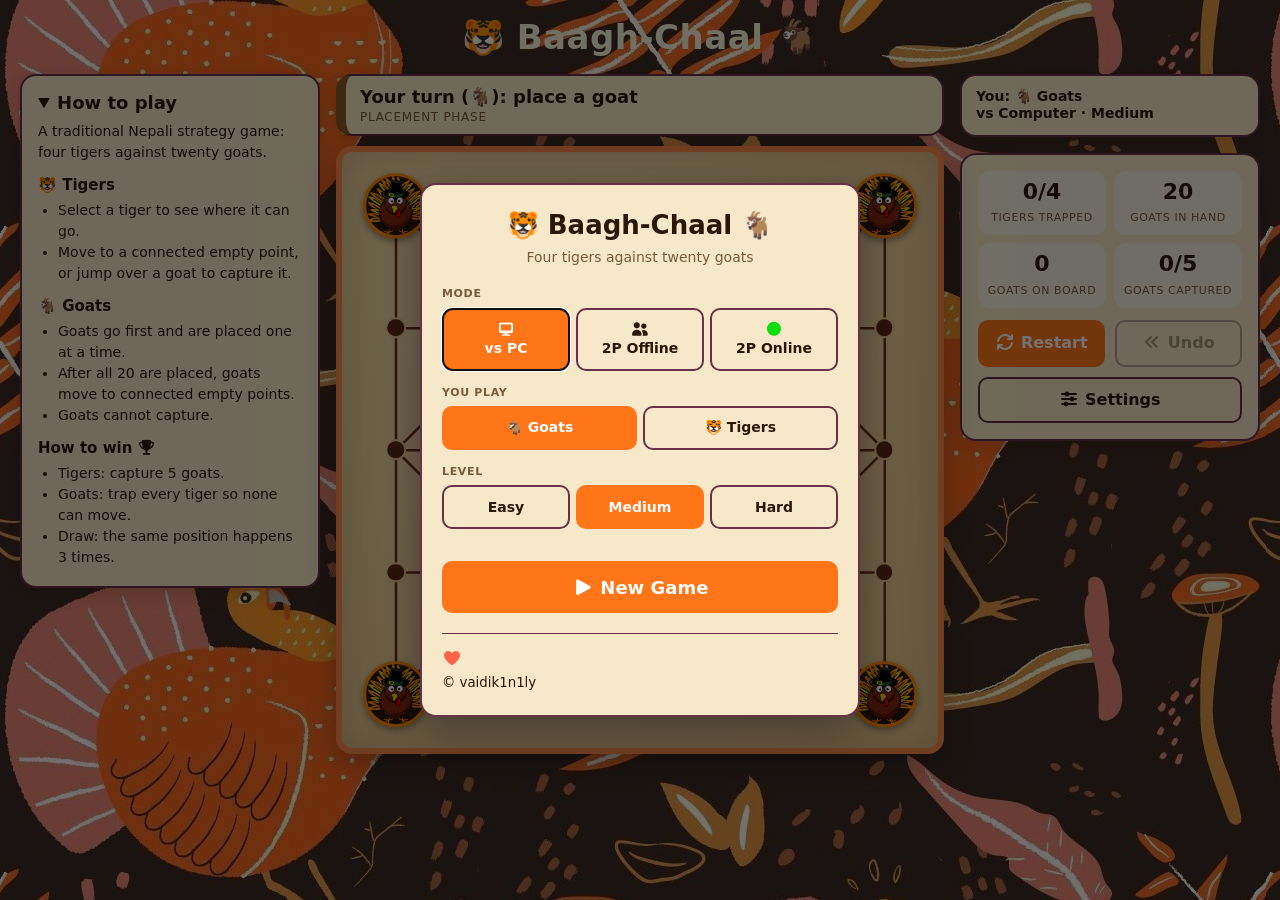
<file: index.html>
<!DOCTYPE html>
<html lang="en">
<head>
  <meta charset="UTF-8">
  <meta name="viewport" content="width=device-width, initial-scale=1">
  <title>Baagh-Chaal</title>
  <link rel="stylesheet" href="css/theme.css">   <!-- colours, icons, sizes -->
  <link rel="stylesheet" href="css/style.css">   <!-- layout -->

  <!-- fontawesome icons -->
  <link rel="stylesheet" href="css/vendor/fontawesome/css/all.css" type="text/css">

</head>
<body>

<!-- The settings that are in use right now. The start screen changes them (see js/ui.js). -->
<input type="hidden" id="mode" value="cpu">
<input type="hidden" id="mySide" value="goat">
<input type="hidden" id="level" value="2">

<h1><span data-icon="tiger"></span> Baagh-Chaal <span data-icon="goat"></span></h1>

<div class="layout">

  <div class="infobar" id="info">
    <span id="summary"></span>
    <span class="tools">
      <button id="rulesBtn" class="secondary tool" aria-label="How to play" title="How to play">?<span class="lbl"> Rules</span></button>
      <button id="settingsBtn" class="secondary tool" aria-label="Settings" title="Settings">⚙<span class="lbl"> Settings</span></button>
    </span>
  </div>

  <main class="stage">
    <div class="turn" id="turn">
      <span id="status"></span>
      <span id="phaseLine"></span>
    </div>
    <div id="board"><div id="grid"></div></div>
  </main>

  
  
  <section class="panel" id="side">
    <div class="stats">
      <div class="stat"><b id="trapped"></b><small>Tigers Trapped</small></div>
      <div class="stat"><b id="inHand"></b><small>Goats In hand</small></div>
      <div class="stat"><b id="onBoard"></b><small>Goats On board</small></div>
      <div class="stat"><b><span id="captured"></span>/<span data-rule="capturesToWin"></span></b><small>Goats Captured</small></div>
    </div>

    <label class="check" style="display: none;"><input type="checkbox" id="animToggle"> Animations</label>

    <div class="btn-row">
      <button id="new"><i class="fa-solid fa-arrows-rotate"></i> Restart</button>
      <button id="undo" class="secondary"><i class="fa-solid fa-angles-left"></i> Undo</button>
      <button id="settingsBtnSide" class="secondary wide"><i class="fa-solid fa-sliders"></i> Settings</button>
    </div>

  </section>

  <!-- HOW TO PLAY: the left panel on wide screens; on phones/tablets it fills the space under the game -->
  <details class="panel" id="about">
    <summary id="aboutSummary">How to play</summary>
    <div class="rules-body">
      <p>A traditional Nepali strategy game: four tigers against twenty goats.</p>
      <h4 data-icon="tiger">Tigers</h4>
      <ul>
        <li>Select a tiger to see where it can go.</li>
        <li>Move to a connected empty point, or jump over a goat to capture it.</li>
      </ul>
      <h4 data-icon="goat">Goats</h4>
      <ul>
        <li>Goats go first and are placed one at a time.</li>
        <li>After all <span data-rule="goatsTotal"></span> are placed, goats move to connected empty points.</li>
        <li>Goats cannot capture.</li>
      </ul>
      <h4>How to win <i class="fa-solid fa-trophy"></i></h4>
      <ul>
        <li>Tigers: capture <span data-rule="capturesToWin"></span> goats.</li>
        <li>Goats: trap every tiger so none can move.</li>
        <li>Draw: the same position happens <span data-rule="repeatsForDraw"></span> times.</li>
      </ul>
    </div>
  </details>

</div>

<!-- START SCREEN: opens every time the page loads, with your last choices already selected -->
<dialog id="startScreen" aria-labelledby="startTitle">
  <h2 id="startTitle"><span data-icon="tiger"></span> Baagh-Chaal <span data-icon="goat"></span></h2>
  <p class="tagline">Four tigers against twenty goats</p>

  <div class="field">
    <span class="field-label" id="lblMode">Mode</span>
    <div class="seg" role="radiogroup" aria-labelledby="lblMode" data-key="mode">
      <button type="button" role="radio" data-value="cpu"><i class="fa-sharp fa-solid fa-desktop"></i><br>vs PC</button>
      <button type="button" role="radio" data-value="2p"><i class="fa-sharp fa-solid fa-user-friends"></i><br>2P Offline</button>
      <button type="button" role="radio" data-value="online"><i style="color: rgb(11, 223, 11);" class="fa-sharp fa-solid fa-circle"></i><br>2P Online</button>
    </div>
  </div>

  <div class="field" id="rowSide">
    <span class="field-label" id="sideLabel">You play</span>
    <div class="seg" role="radiogroup" aria-labelledby="sideLabel" data-key="side">
      <button type="button" role="radio" data-value="goat"><span data-icon="goat">Goats</span></button>
      <button type="button" role="radio" data-value="tiger"><span data-icon="tiger">Tigers</span></button>
    </div>
  </div>

  <div class="field" id="rowLevel">
    <span class="field-label" id="lblLevel">Level</span>
    <div class="seg" role="radiogroup" aria-labelledby="lblLevel" data-key="level">
      <button type="button" role="radio" data-value="1">Easy</button>
      <button type="button" role="radio" data-value="2">Medium</button>
      <button type="button" role="radio" data-value="4">Hard</button>
    </div>
  </div>

  <!-- Online play: only shown when Mode = "Online" -->
  <div class="online" id="onlineBox" hidden>
    <p id="onlineMsg" class="note msg"></p>
    <div id="lobby">
      <button id="createRoom">Create game</button>
      <div class="join-row">
        <input id="joinCode" placeholder="Friend's code" maxlength="5" autocapitalize="characters" autocomplete="off" spellcheck="false" aria-label="Friend's game code">
        <button id="joinRoom" class="secondary">Join</button>
      </div>
    </div>
    <div id="roomInfo" class="room" hidden>
      <span>Game code <b id="roomCode"></b></span>
      <span class="room-actions">
        <button id="copyLink" class="secondary">Copy invite link</button>
        <button id="cancelOnline" class="secondary">Cancel</button>
      </span>
    </div>
    <p id="onlineLive" class="note msg" hidden>You're connected to your friend. Go back to the game to keep playing.</p>
    <p id="onlineNote" class="note"></p>
  </div>

  <div class="start-actions">
    <button id="playBtn"><i class="fa-sharp fa-solid fa-play"></i> New Game</button>
    <button id="startBack" class="secondary">Back to game</button>
  </div>

  <div class="how-to" id="creditsBtn">
    <summary style="color: tomato;"><i class="fa-solid fa-heart"></i></summary>
    <small>© vaidik1n1ly</small>
  </div>
  
</dialog>

<!-- RULES -->
<dialog id="rulesDlg" aria-labelledby="rulesTitle">
  <h2 id="rulesTitle">How to play</h2>
  <div id="rulesCopy"></div>   <!-- filled from the "How to play" panel by js/ui.js, so the rules text lives in one place -->
  <div class="btn-row"><button id="rulesClose">Got it</button></div>
</dialog>

<dialog class="panel" id="creditsDlg">
    <summary id="creditsSummary" style="color: tomato;"><i class="fa-solid fa-heart"></i></summary>
    <div class="rules-body">
      <p><a href="https://github.com/vaidik1n1ly" target="_blank"><i class="fa-brands fa-github"></i> vaidik1n1ly</a></p>
      <p><a href="https://github.com/DamsCode444" target="_blank"><i class="fa-brands fa-github"></i> DamsCode444</a></p>
      <div class="btn-row"><button id="creditsClose">Ok</button></div>
    </div>
  </dialog>

<!-- GAME OVER -->
<div id="overlay">
  <div class="popup" id="popup">
    <h2 id="overTitle"></h2>
    <p id="overMsg"></p>
    <div class="btn-row">
      <button id="overNew">New Game</button>
      <button id="overClose" class="secondary">View Board</button>
      <button id="overSettings" class="secondary wide"><i class="fa-solid fa-sliders"></i> Change settings</button>
    </div>
  </div>
</div>

<div id="toast" role="status" aria-live="polite" hidden></div>

<script src="js/rules.js"></script>  <!-- the game rules (no screen code) -->
<script src="js/ai.js"></script>     <!-- the computer player -->
<script src="js/vendor/peerjs.min.js"></script>  <!-- PeerJS: the connection library (used by net.js only) -->
<script src="js/net.js"></script>    <!-- online play: the link between two players -->
<script src="js/ui.js"></script>     <!-- screen + clicks (no rules) -->
</body>
</html>
</file>
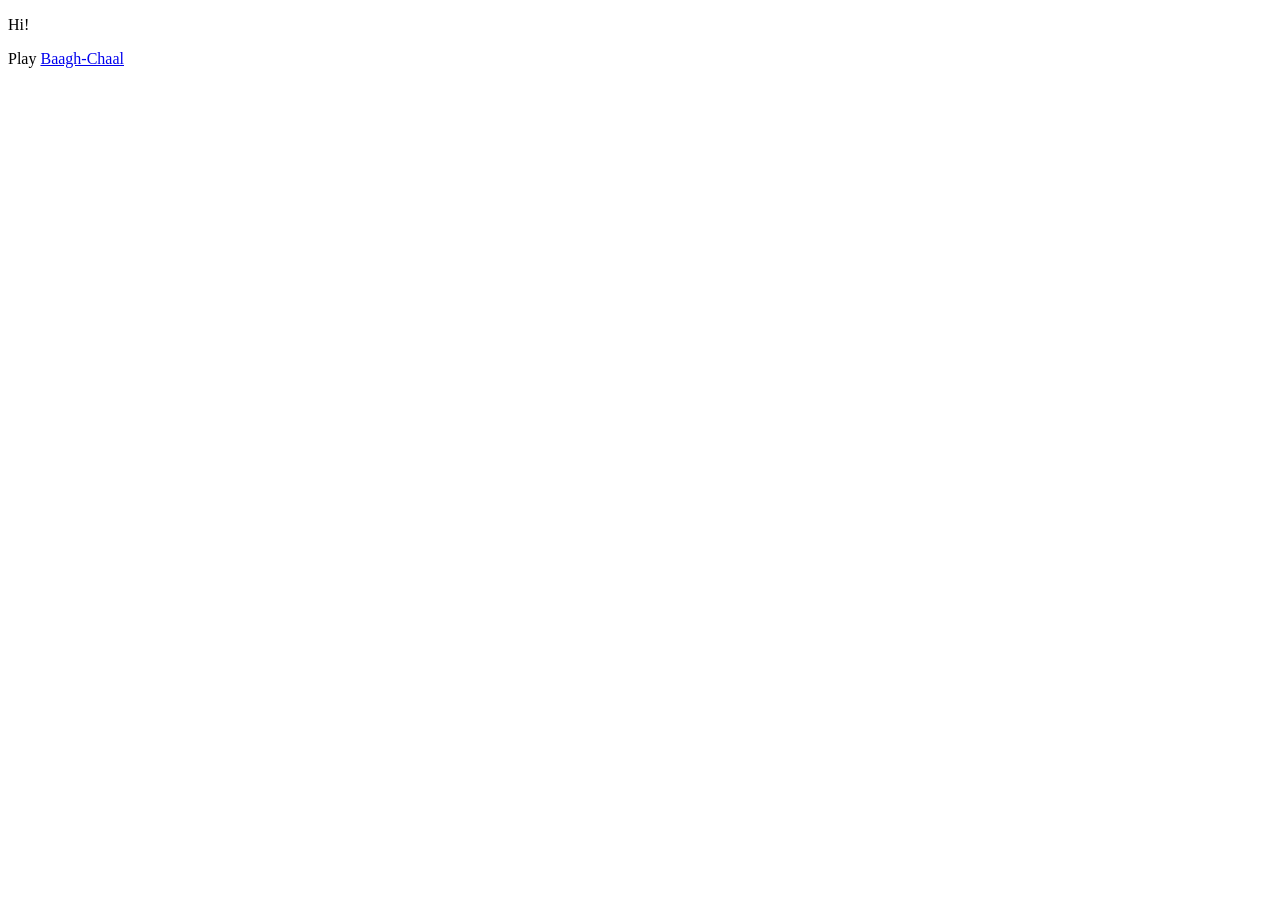
<file: exmpl.html>
<!DOCTYPE html>
<html lang="en">
<head>
    <meta charset="UTF-8">
    <meta name="viewport" content="width=device-width, initial-scale=1.0">
    <title>vaidik1n1ly</title>
</head>
<body>
    <p>Hi!</p>
    <p>Play <a href="https://vaidik1n1ly.github.io/Baagh-Chaal/">Baagh-Chaal</a></p>
    
</body>
</html>
</file>
<file: css/theme.css>
/* ==========================================================
   theme.css: everything about how the game LOOKS.
   Change values here and refresh the page. No JavaScript needed.
   Sizes written in "cqw" are a % of the board's width, so pieces
   scale with the board on every screen (1cqw = 1% of the board).
   ========================================================== */
:root {

  /* ---------- ICONS ----------
     TEXT icons (headings, status messages, dropdown): any emoji or text.      */
  --tiger-icon: "🐯";
  --goat-icon:  "🐐";

  /* BOARD PIECES: by default they show the text icons above.
     To show PICTURES on the board while keeping emoji in the text:
     set the piece icons to "" (empty) and point the images at your files.
     To go back to emoji on the board: delete these 4 lines. */
  --tiger-piece-icon: "";
  --goat-piece-icon:  "";
  --tiger-image: url("../img/turkey.png");
  --goat-image:  url("../img/pilgrim-hat.png");

  /* ---------- PAGE & PANELS ---------- */

  --background-img: url("../img/7951249.jpg");

  --page-bg:       #0ac486;
  /* --page-bg:       #FF7518; */
  /* --page-bg:       #c98a35; */
  --page-bg-light: #e3b565;      /* soft glow at the top of the page */
  --panel-bg:      #f6e8c8;
  /* --panel-border:  #7a3b17; */
  --panel-border: #673147;
  --text-color:    #2b1608;
  --muted-color:   #7a5a3a;      /* small labels */


  /* blue, bright red and butter yellow */
  /* oat, blue, hotpink */
  /* oar, plum purple, tangerine */
  /* muted red, oat, pumpkin */

  /* ---------- BOARD ---------- */
  /* --board-bg:      #C41E3A; */
  --board-bg:      #e8c88f;
  --board-bg-light:#f2dba9;
  /* the thick wooden frame */
  /* --board-frame:   #5b2a10;  */    
  --board-frame:   #f8874a;
  /* --line-color:    #6a2f12; */
  --line-color:    #6a2f12;
  --point-color:   #5b2a10;      /* empty points */
  --point-ring:    #e8c88f;

  /* ---------- PIECES ---------- */
  --tiger-bg:      #2b1608;      /* dark disc so the tiger stands out */
  /* --tiger-bg:      black; */
  --tiger-ring:    #ff8a00;
  /* --goat-bg:       #fff6e0; */
  --goat-bg:       #fda06e;
  --goat-ring:     #8a5a2b;
  --selected-ring: #2f9bff;      /* the piece you picked */

  /* ---------- HIGHLIGHTS ---------- */
  --move-color:    #34c46b;      /* a point you can move to */
  --move-ring:     #c9f7da;
  --capture-color: #e5483f;      /* a point where a tiger can capture */
  --capture-ring:  #ffd0cb;
  --last-move-ring:#2f9bff;      /* rings showing the last move */

  /* ---------- RESULT COLOURS (turn banner + game-over popup) ---------- */
  --win-color:     #1f8a4c;      /* you won */
  --lose-color:    #c8332b;      /* you lost */
  --draw-color:    #4a6f9c;      /* draw */

  /* ---------- BUTTONS ---------- */
  --button-bg:       #FF7518;
  --button-hover-bg: #f07818;
  --button-text:     #ffffff;

  /* ---------- SIZES ---------- */
  --board-max:        640px;     /* biggest the board will ever be */
  --piece-size:       11cqw;     /* tigers and goats */
  --piece-icon-size:  6.8cqw;    /* the emoji inside them */
  --point-size:       2.8cqw;    /* empty points */
  --point-size-active:5.2cqw;    /* highlighted points */
  --hit-size:         13cqw;     /* clickable area around each point (keep >= 44px on phones) */
  --line-width:       2.5px;
  --radius:           16px;

  /* ---------- ANIMATION TIMES (in ms; set one to 0ms to switch it off) ---------- */
  --anim-move:        280ms;     /* a piece sliding to its new point */
  --anim-jump:        420ms;     /* a tiger jumping over a goat */
  --anim-drop:        320ms;     /* a goat being placed (also the capture counter bump) */
  --anim-death:       450ms;     /* a captured goat shrinking away */
  --anim-death-delay: 160ms;     /* ...starting this long after the tiger leaves */
  --anim-pulse:      1100ms;     /* the glow on green / red points */
  --anim-popup:       240ms;     /* game-over popup appearing */
  --anim-popup-delay: 650ms;     /* wait before the popup, so you see the last move */

  /* ---------- TEXT ---------- */
  --font: system-ui, -apple-system, "Segoe UI", Roboto, Helvetica, Arial, sans-serif;
}
</file>
<file: css/style.css>
/* style.css: layout and structure. It only USES the values from theme.css. */
* { box-sizing: border-box; }
[hidden] { display: none !important; }
:root { --chrome: 320px; }   /* phones: space taken by everything except the board (info bar + turn bar above it, counters + buttons below it), so the whole game fits the screen */

body { margin: 0; padding: 12px; min-height: 100vh; font-family: var(--font); color: var(--text-color); line-height: 1.4;
       background-image: var(--background-img);}
/* body { margin: 0; padding: 12px; min-height: 100vh; font-family: var(--font); color: var(--text-color); line-height: 1.4;
       background: var(--page-bg) radial-gradient(circle at 50% 0%, var(--page-bg-light), var(--page-bg) 70%) no-repeat; } */
h1 { display: none; color: beige; text-align: center; margin: 2px 0 12px; font-size: clamp(22px, 5.5vw, 34px); letter-spacing: .5px;}   /* hidden on phones: the start screen already shows the title */

/* ================= LAYOUT =================
   Phones:   info bar, turn bar, board, counters + buttons, and "How to play" in whatever space is left.
   Tablets:  board | info + counters, "How to play" underneath.
   Wide:     "How to play" | board (centered) | info + counters.                          */
.layout { display: grid; gap: 8px; max-width: 1280px; margin: 0 auto; align-items: start;
          grid-template-columns: minmax(0, 1fr); grid-template-areas: "info" "stage" "side" "about"; }
#info  { grid-area: info; }
.stage { grid-area: stage; justify-self: center; width: min(100%, var(--board-max), max(280px, calc(100vh - var(--chrome))));
         width: min(100%, var(--board-max), max(260px, calc(100dvh - var(--chrome)))); }
#side  { grid-area: side; }
#about { grid-area: about; }

@media (min-width: 760px) {
  :root { --chrome: 185px;
          --stage-w: min(var(--board-max), calc(100vw - 352px), max(260px, calc(100vh - var(--chrome)))); }   /* width of the board column */
  @supports (height: 100dvh) { :root { --stage-w: min(var(--board-max), calc(100vw - 352px), max(260px, calc(100dvh - var(--chrome)))); } }
  h1 { display: block; }
  .layout { gap: 16px; grid-template-columns: var(--stage-w) 300px; grid-template-rows: auto auto 1fr auto; justify-content: center;
            grid-template-areas: "stage info" "stage side" "stage ." "about about"; }
  .stage { width: 100%; }
}
@media (min-width: 1180px) {
  :root { --stage-w: min(var(--board-max), calc(100vw - 672px), max(260px, calc(100vh - var(--chrome)))); }
  @supports (height: 100dvh) { :root { --stage-w: min(var(--board-max), calc(100vw - 672px), max(260px, calc(100dvh - var(--chrome)))); } }
  .layout { grid-template-columns: 300px var(--stage-w) 300px; grid-template-rows: auto auto 1fr;
            grid-template-areas: "about stage info" "about stage side" "about stage ."; }
}

/* ================= INFO BAR ================= */
.infobar { display: flex; align-items: center; justify-content: space-between; gap: 8px; }      /* phones: a bar above the board */
#summary { min-width: 0; font-size: 14px; font-weight: 700; line-height: 1.25; white-space: pre-line; }   /* the line break in the text is kept */   /* may wrap to two lines on narrow phones; the bar is tall enough */
.tools { display: flex; gap: 6px; flex: none; }
.tool { flex: none; min-width: 44px; padding: 8px 12px; }
.tool .lbl { display: none; }                  /* icon-only buttons (the word is for screen readers via aria-label) */
@media (min-width: 760px) {                     /* bigger screens: a card above the counters; Settings lives under New game / Undo */
  .infobar { background: var(--panel-bg); border: 2px solid var(--panel-border); border-radius: var(--radius); padding: 12px 14px; box-shadow: 0 6px 18px rgba(60, 25, 5, .18); }
  #summary { font-size: 14px; }
  .tools { display: none; }
}

/* ================= PANELS ================= */
.panel { background: var(--panel-bg); border: 2px solid var(--panel-border); border-radius: var(--radius);
         padding: 16px; box-shadow: 0 6px 18px rgba(60, 25, 5, .18); }
#side .stats { margin: 0 0 12px; }
@media (max-width: 759px) {
  #side { padding: 10px; }
  #side .stats { grid-template-columns: repeat(4, 1fr); gap: 6px; margin-bottom: 8px; }   /* 4 counters in one row */
  .stat { padding: 4px 2px; }
  .stat b { font-size: 17px; }
  .stat small { font-size: 10px; line-height: 1.15; letter-spacing: .02em; display: block; }
}

/* ================= HOW TO PLAY PANEL ================= */
#about { padding: 14px 16px; overflow-y: auto; }
#about summary { position: sticky; top: 0; background: var(--panel-bg); font-weight: 700; font-size: 18px; cursor: pointer; }
#about[open] summary { margin-bottom: 6px; }
.rules-body h4 { margin: 12px 0 4px; font-size: 15px; }
.rules-body p, .rules-body ul { margin: 4px 0; font-size: 14px; line-height: 1.5; }
.rules-body ul { padding-left: 20px; }
@media (max-width: 759px) { #about { padding: 10px 14px; } .rules-body p, .rules-body ul { font-size: 13px; line-height: 1.4; } }

.btn-row .wide { grid-column: 1 / -1; }
@media (max-width: 759px) { #settingsBtnSide { display: none; } }    /* phones have the gear button in the info bar */

/* ---- online play box ---- */
.online { margin: 12px 0 0; padding: 12px; background: rgba(255, 255, 255, .4); border-radius: 12px; }
.online #createRoom { width: 100%; }
.join-row { display: flex; gap: 8px; margin-top: 8px; }
.online input { flex: 1; min-width: 0; font: inherit; font-size: 16px; text-transform: uppercase; letter-spacing: .15em; text-align: center;
                padding: 9px 8px; min-height: 44px; border: 2px solid var(--panel-border); border-radius: 10px; background: #fff9ea; color: var(--text-color); }
.join-row button { flex: 0 0 auto; }
.room { display: flex; align-items: center; justify-content: space-between; gap: 10px; flex-wrap: wrap; }
.room b { display: block; font-size: 26px; letter-spacing: .2em; line-height: 1.2; }
.note { margin: 8px 0 0; font-size: 13px; color: var(--muted-color); word-break: break-word; }
.note:empty { display: none; }
.note.msg { margin: 0 0 8px; font-size: 14px; font-weight: 700; color: var(--text-color); }
.room-actions { display: flex; gap: 8px; flex-wrap: wrap; }
.room-actions button { flex: none; }

.stats { display: grid; grid-template-columns: repeat(2, 1fr); gap: 8px; }
.stat { background: rgba(255, 255, 255, .5); border-radius: 12px; padding: 8px 4px; text-align: center; }
.stat b { display: block; font-size: 22px; line-height: 1.2; }
.stat small { font-size: 11px; text-transform: uppercase; letter-spacing: .05em; color: var(--muted-color); }

label.check { flex-direction: row; align-items: center; gap: 8px; margin: 0 0 14px; font-size: 14px; font-weight: 600;
              text-transform: none; letter-spacing: 0; color: var(--text-color); cursor: pointer; }
label.check input { width: 20px; height: 20px; margin: 0; accent-color: var(--button-bg); cursor: pointer; }

.btn-row { display: grid; grid-template-columns: repeat(2, 1fr); gap: 10px; }
button { flex: 1; min-height: 44px; padding: 10px 14px; font: inherit; font-weight: 700; border: 2px solid transparent; border-radius: 10px;
         background: var(--button-bg); color: var(--button-text); cursor: pointer; }
button:hover { background: var(--button-hover-bg); }
button.secondary { background: transparent; color: var(--text-color); border-color: var(--panel-border); }
button.secondary:hover { background: rgba(255, 255, 255, .5); }
button:disabled { opacity: .4; cursor: default; }

/* ================= START SCREEN, RULES (dialogs) ================= */
dialog { border: 2px solid var(--panel-border); border-radius: var(--radius); background: var(--panel-bg); color: var(--text-color);
         padding: 22px 20px; width: min(92vw, 440px); max-height: 92vh; max-height: 92dvh; overflow: auto; box-shadow: 0 12px 40px rgba(0, 0, 0, .35); }
dialog::backdrop { background: rgba(0, 0, 0, .55); }
dialog[open] { display: flex; flex-direction: column; }
dialog h2 { margin: 0 0 4px; text-align: center; font-size: 26px; }
dialog h4 { margin: 14px 0 4px; font-size: 15px; }
dialog p, dialog ul { margin: 4px 0; font-size: 14px; line-height: 1.5; }
dialog ul { padding-left: 20px; }
dialog .btn-row { margin-top: 16px; }
.tagline { margin: 0 0 18px; text-align: center; color: var(--muted-color); font-size: 14px; }

.field { margin: 0 0 14px; }
.field-label { display: block; margin-bottom: 6px; font-size: 11px; font-weight: 700; text-transform: uppercase; letter-spacing: .06em; color: var(--muted-color); }
.seg { display: flex; gap: 6px; }
.seg button { flex: 1 1 0; min-width: 0; padding: 10px 4px; font-size: 14px; background: transparent; color: var(--text-color); border-color: var(--panel-border); }
.seg button:hover { background: rgba(255, 255, 255, .5); }
.seg button[aria-checked="true"] { background: var(--button-bg); color: var(--button-text); border-color: var(--button-bg); }
.start-actions { display: flex; flex-direction: column; gap: 8px; margin-top: 18px; }
#playBtn { flex: none; font-size: 18px; min-height: 52px; }
.start-actions button { flex: none; }

.how-to { margin-top:20px; padding-top:14px; border-top:1px solid var(--panel-border); } 
.how-to summary { cursor:pointer; font-weight:700; } 
.how-to h4 { margin:12px 0 3px; font-size:14px; } 
.how-to p,.how-to ul { margin:4px 0; font-size:13px; } 
.how-to ul { padding-left:18px; }

@media (max-width: 759px) {                 /* on phones the start screen is a full screen */
  /* #startScreen { width: 100%; max-width: none; height: 100vh; height: 100dvh; max-height: none; margin: 0; border: 0; border-radius: 0; padding: 24px 16px 16px; } */
  #startScreen .start-actions { margin-top: auto; padding-top: 16px; }
}

#toast { position: fixed; left: 50%; bottom: 16px; transform: translateX(-50%); z-index: 20; max-width: min(92vw, 420px);
         padding: 10px 16px; border: 2px solid var(--panel-border); border-radius: var(--radius); background: var(--panel-bg); font-weight: 700; box-shadow: 0 6px 18px rgba(0, 0, 0, .3); }

/* ================= TURN BAR (above the board) ================= */
.turn { display: flex; flex-direction: column; margin-bottom: 10px; padding: 8px 14px; background: var(--panel-bg);
        border: 2px solid var(--panel-border); border-left-width: 10px; border-radius: var(--radius); box-shadow: 0 4px 12px rgba(60, 25, 5, .15); }
.turn[data-side="tiger"] { border-left-color: var(--tiger-ring); }
.turn[data-side="goat"]  { border-left-color: var(--goat-ring); }
.turn[data-result] { border-left-color: var(--result-color); background: color-mix(in srgb, var(--result-color) 16%, var(--panel-bg)); }
[data-result="win"]  { --result-color: var(--win-color); }
[data-result="lose"] { --result-color: var(--lose-color); }
[data-result="draw"] { --result-color: var(--draw-color); }
#status    { font-weight: 700; font-size: clamp(15px, 4vw, 18px); }
#phaseLine { font-size: 12px; color: var(--muted-color); text-transform: uppercase; letter-spacing: .06em; }

/* ================= BOARD ================= */
#board { container-type: inline-size; position: relative; width: 100%; aspect-ratio: 1;
         background: radial-gradient(circle at 30% 20%, var(--board-bg-light), var(--board-bg));
         border: 6px solid var(--board-frame); border-radius: var(--radius);
         box-shadow: 0 10px 28px rgba(0, 0, 0, .28), inset 0 0 40px rgba(90, 42, 16, .2); }
#grid  { position: absolute; inset: 9%; }                       /* points are placed in % of this box */
.lines { position: absolute; inset: 0; width: 100%; height: 100%; overflow: visible; }
.lines line { stroke: var(--line-color); stroke-width: var(--line-width); stroke-linecap: round; vector-effect: non-scaling-stroke; }

.point { position: absolute; width: var(--hit-size); aspect-ratio: 1; transform: translate(-50%, -50%);
         display: grid; place-items: center; cursor: pointer; -webkit-tap-highlight-color: transparent; }
.point::before { content: ""; width: var(--point-size); aspect-ratio: 1; border-radius: 50%;
                 background: var(--point-color); border: .5cqw solid var(--point-ring); transition: transform .12s; }
@media (hover: hover) { .point:hover::before { transform: scale(1.4); } }
.point.last-from::before { border-color: var(--last-move-ring); width: calc(var(--point-size) * 1.4); }
.point.last-to::before   { border-color: var(--last-move-ring); width: calc(var(--point-size) * 2); }
.point.move::before    { background: var(--move-color);    border-color: var(--move-ring);    width: var(--point-size-active); box-shadow: 0 0 2cqw var(--move-color); }
.point.capture::before { background: var(--capture-color); border-color: var(--capture-ring); width: var(--point-size-active); box-shadow: 0 0 2cqw var(--capture-color); }

.piece { position: absolute; width: var(--piece-size); aspect-ratio: 1; transform: translate(-50%, -50%); border-radius: 50%;
         border: .6cqw solid; display: grid; place-items: center; font-size: var(--piece-icon-size); line-height: 1;
         pointer-events: none; background-size: cover; background-position: center; box-shadow: 0 .5cqw 1.2cqw rgba(0, 0, 0, .4); }
.piece.tiger { background-color: var(--tiger-bg); border-color: var(--tiger-ring); background-image: var(--tiger-image); }
.piece.goat  { background-color: var(--goat-bg);  border-color: var(--goat-ring);  background-image: var(--goat-image); }
.piece.tiger::after { content: var(--tiger-piece-icon, var(--tiger-icon)); }   /* board pieces: own icon, else the text icon */
.piece.goat::after  { content: var(--goat-piece-icon,  var(--goat-icon)); }
.piece.tiger.trapped { filter: grayscale(.75) brightness(.8); }          /* a tiger with no moves */
.piece.selected { transform: translate(-50%, -50%) scale(1.1); box-shadow: 0 0 0 .9cqw var(--selected-ring), 0 1cqw 2cqw rgba(0, 0, 0, .4); }

/* ================= GAME-OVER POPUP ================= */
#overlay { display: none; position: fixed; inset: 0; background: rgba(0, 0, 0, .5); align-items: center; justify-content: center; z-index: 10; padding: 16px; }
.popup { background: var(--panel-bg); border: 2px solid var(--panel-border); border-radius: var(--radius); padding: 26px; width: min(100%, 340px); text-align: center; box-shadow: 0 12px 40px rgba(0, 0, 0, .35); }
.popup h2 { font-size: 28px; margin: 0 0 8px; }
.popup[data-result] { border-color: var(--result-color); }
.popup[data-result] h2 { color: var(--result-color); }
.popup p { margin: 0 0 18px; }

.popup .btn-row { flex-direction: column; margin: 4px; }
.popup .btn-row button { flex: none;}

/* ================= ANIMATIONS (the timings live in theme.css) ================= */
@keyframes slide { from { left: var(--fx); top: var(--fy); } }                       /* glide from the old point */
@keyframes hop   { from { left: var(--fx); top: var(--fy); }
                   50% { transform: translate(-50%, -50%) scale(1.35); } }           /* glide + jump up in the middle */
@keyframes drop  { from { transform: translate(-50%, -50%) scale(1.9); opacity: 0; } }   /* land with a bounce */
@keyframes die   { 25% { box-shadow: 0 0 0 1.4cqw var(--capture-color); }
                   to  { transform: translate(-50%, -50%) scale(.2) rotate(200deg); opacity: 0; } }
@keyframes pulse { 50% { transform: scale(1.3); } }
@keyframes bump  { 40% { transform: scale(1.35); color: var(--capture-color); } }
@keyframes pop   { from { transform: scale(.8); opacity: 0; } }
@keyframes fade  { from { opacity: 0; } }

.piece.slide { animation: slide var(--anim-move) ease-in-out; z-index: 2; }
.piece.hop   { animation: hop var(--anim-jump) ease-in-out; z-index: 3; }
.piece.drop  { animation: drop var(--anim-drop) cubic-bezier(.3, 1.6, .5, 1); }
.piece.dying { animation: die var(--anim-death) ease-in var(--anim-death-delay) forwards; z-index: 1; }   /* the captured goat */
.point.move::before, .point.capture::before { animation: pulse var(--anim-pulse) ease-in-out infinite; }
.stat.bump   { animation: bump var(--anim-drop) ease-out; }
#overlay     { animation: fade var(--anim-popup) ease-out; }
.popup       { animation: pop var(--anim-popup) cubic-bezier(.2, 1.4, .4, 1); }

/* Animations switched off: the "Animations" checkbox sets data-animations="off" on <html>.
   (On a first visit it follows the device's "reduce motion" setting.) */
[data-animations="off"] *, [data-animations="off"] *::before, [data-animations="off"] *::after { animation: none !important; transition: none !important; }
[data-animations="off"] .piece.dying { display: none; }
</file>
